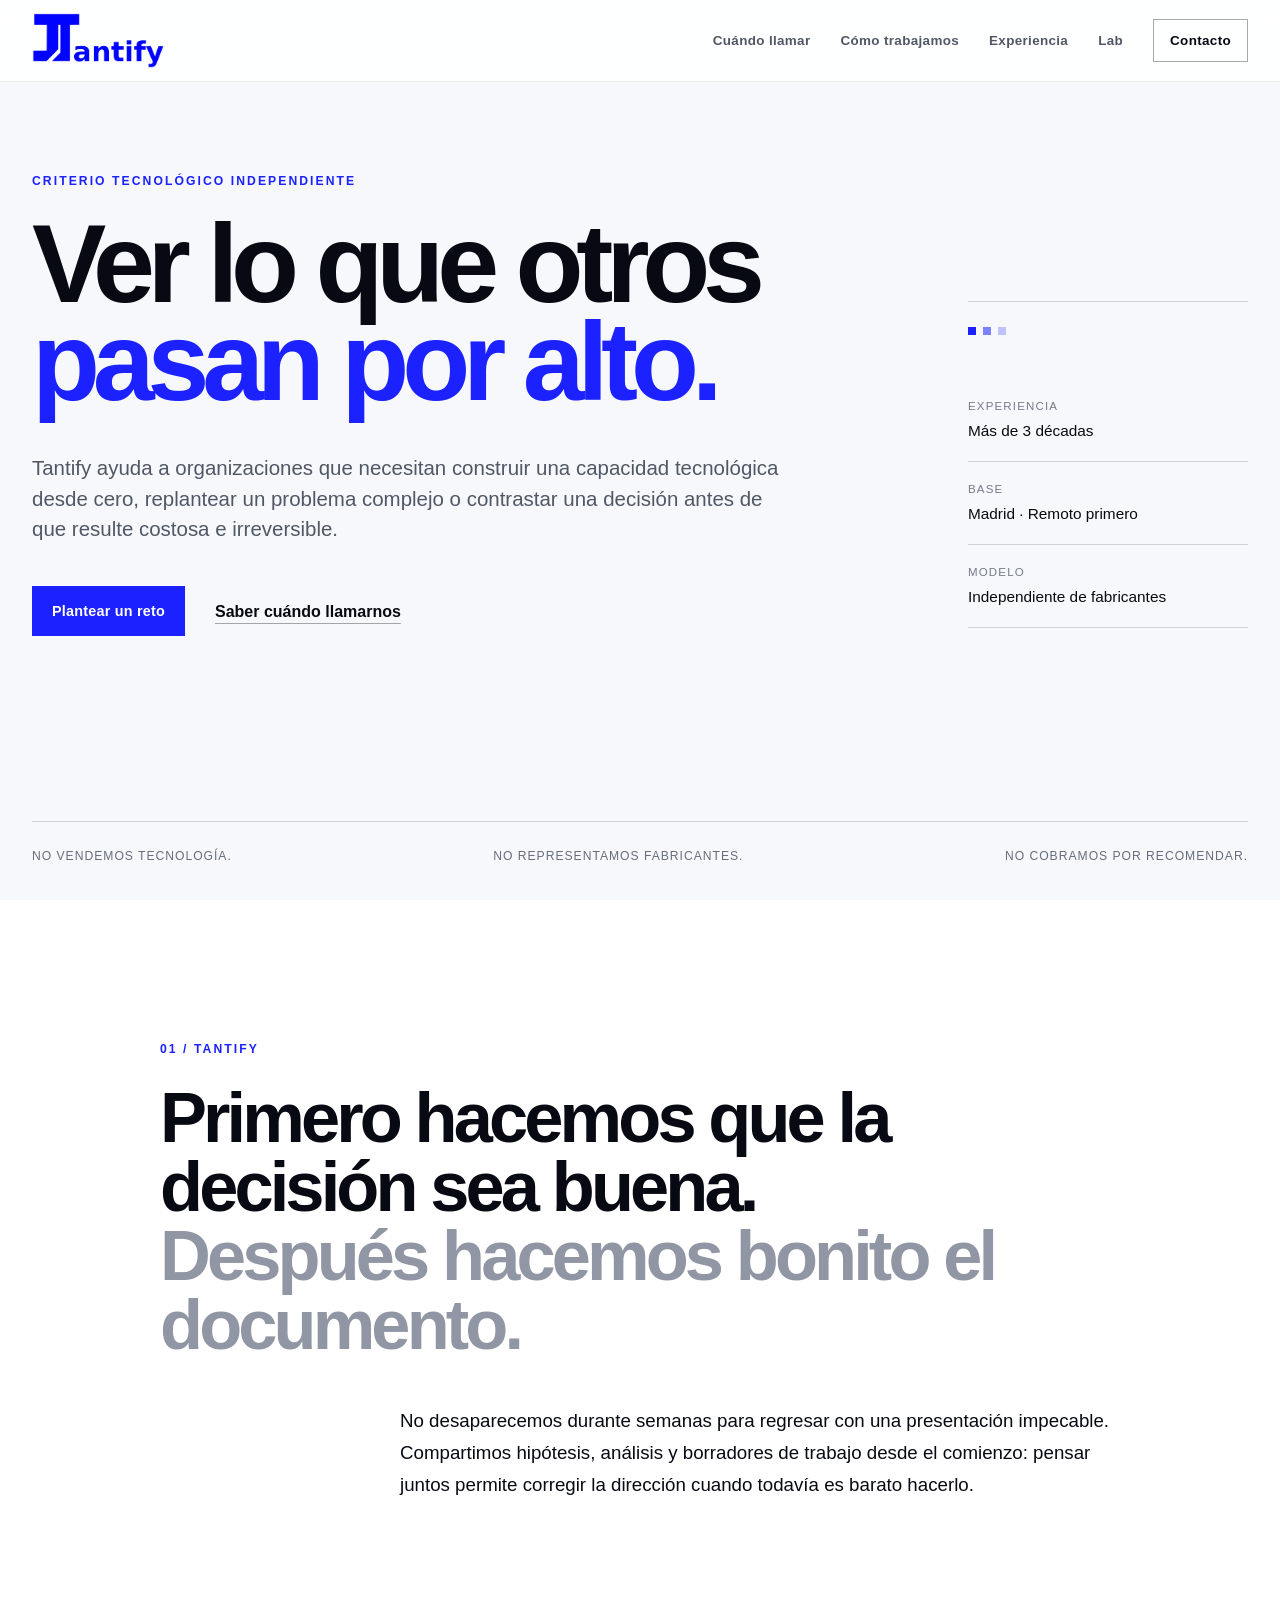
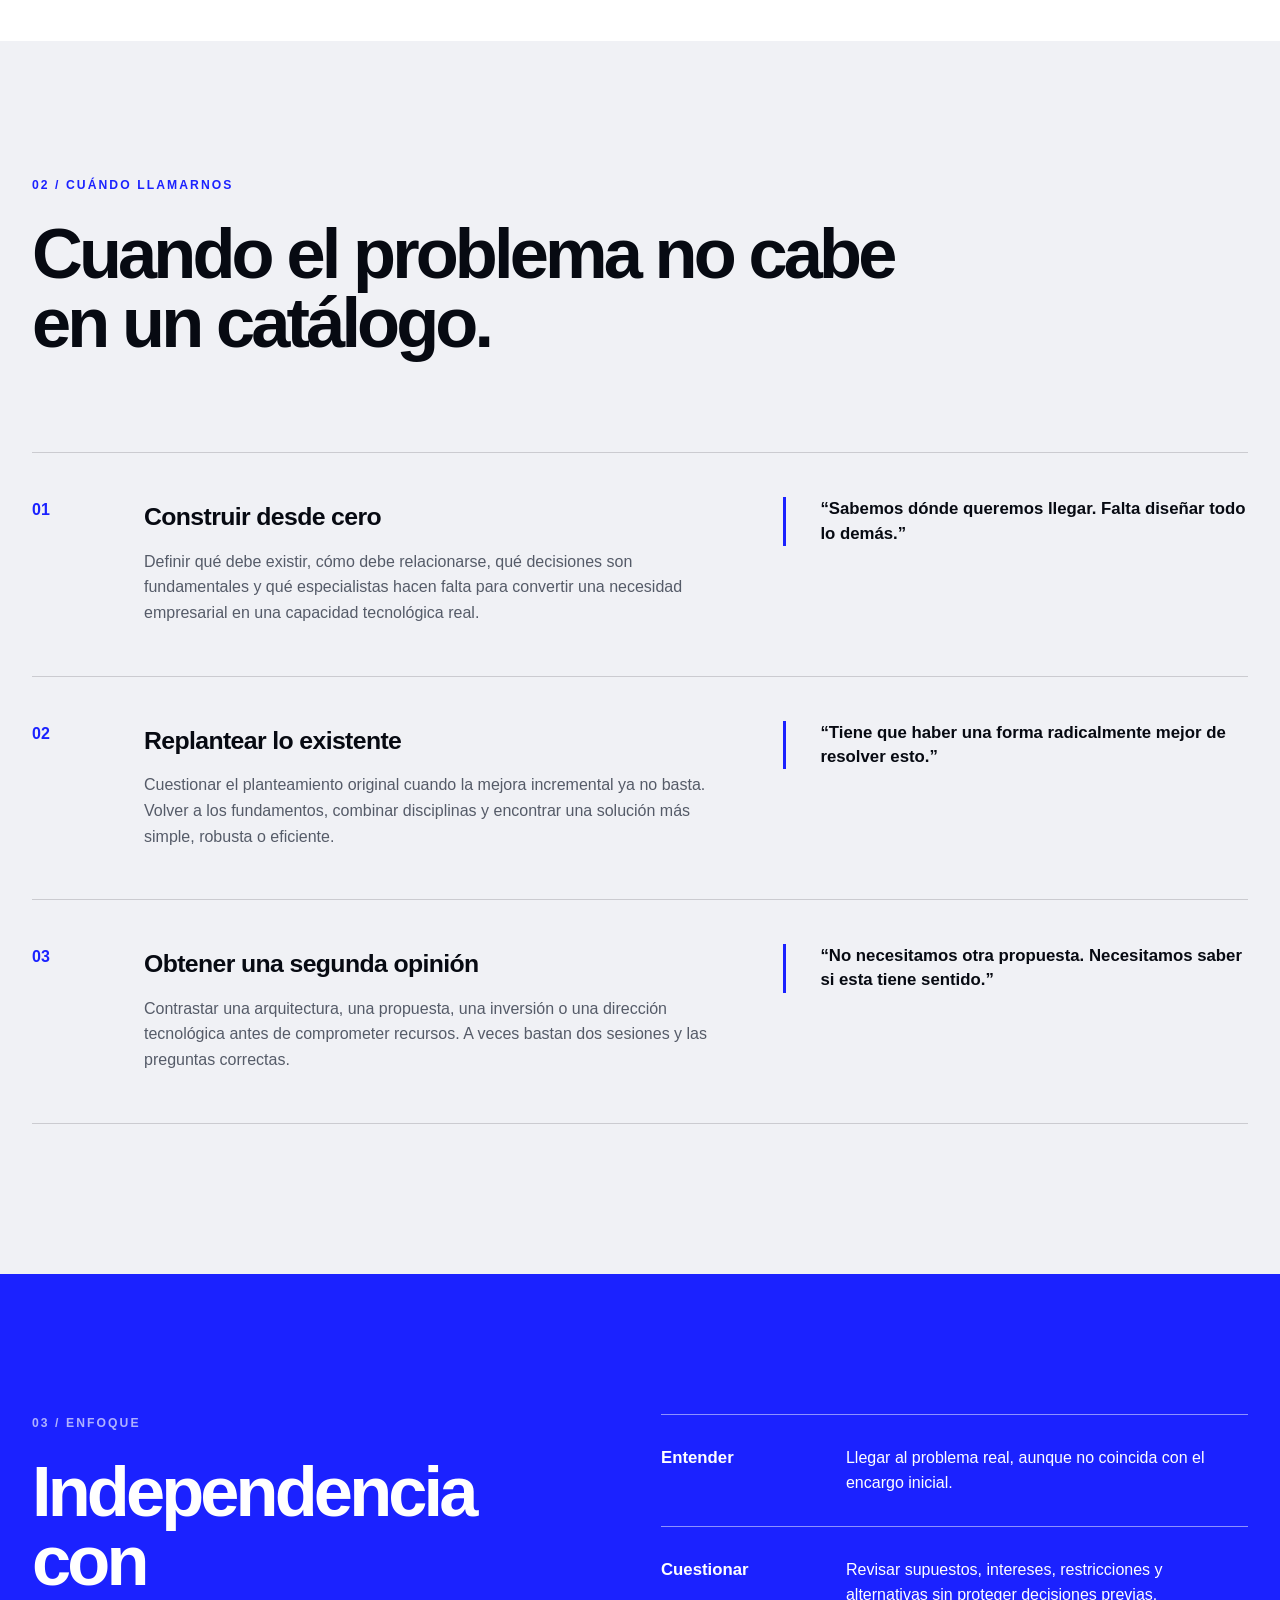
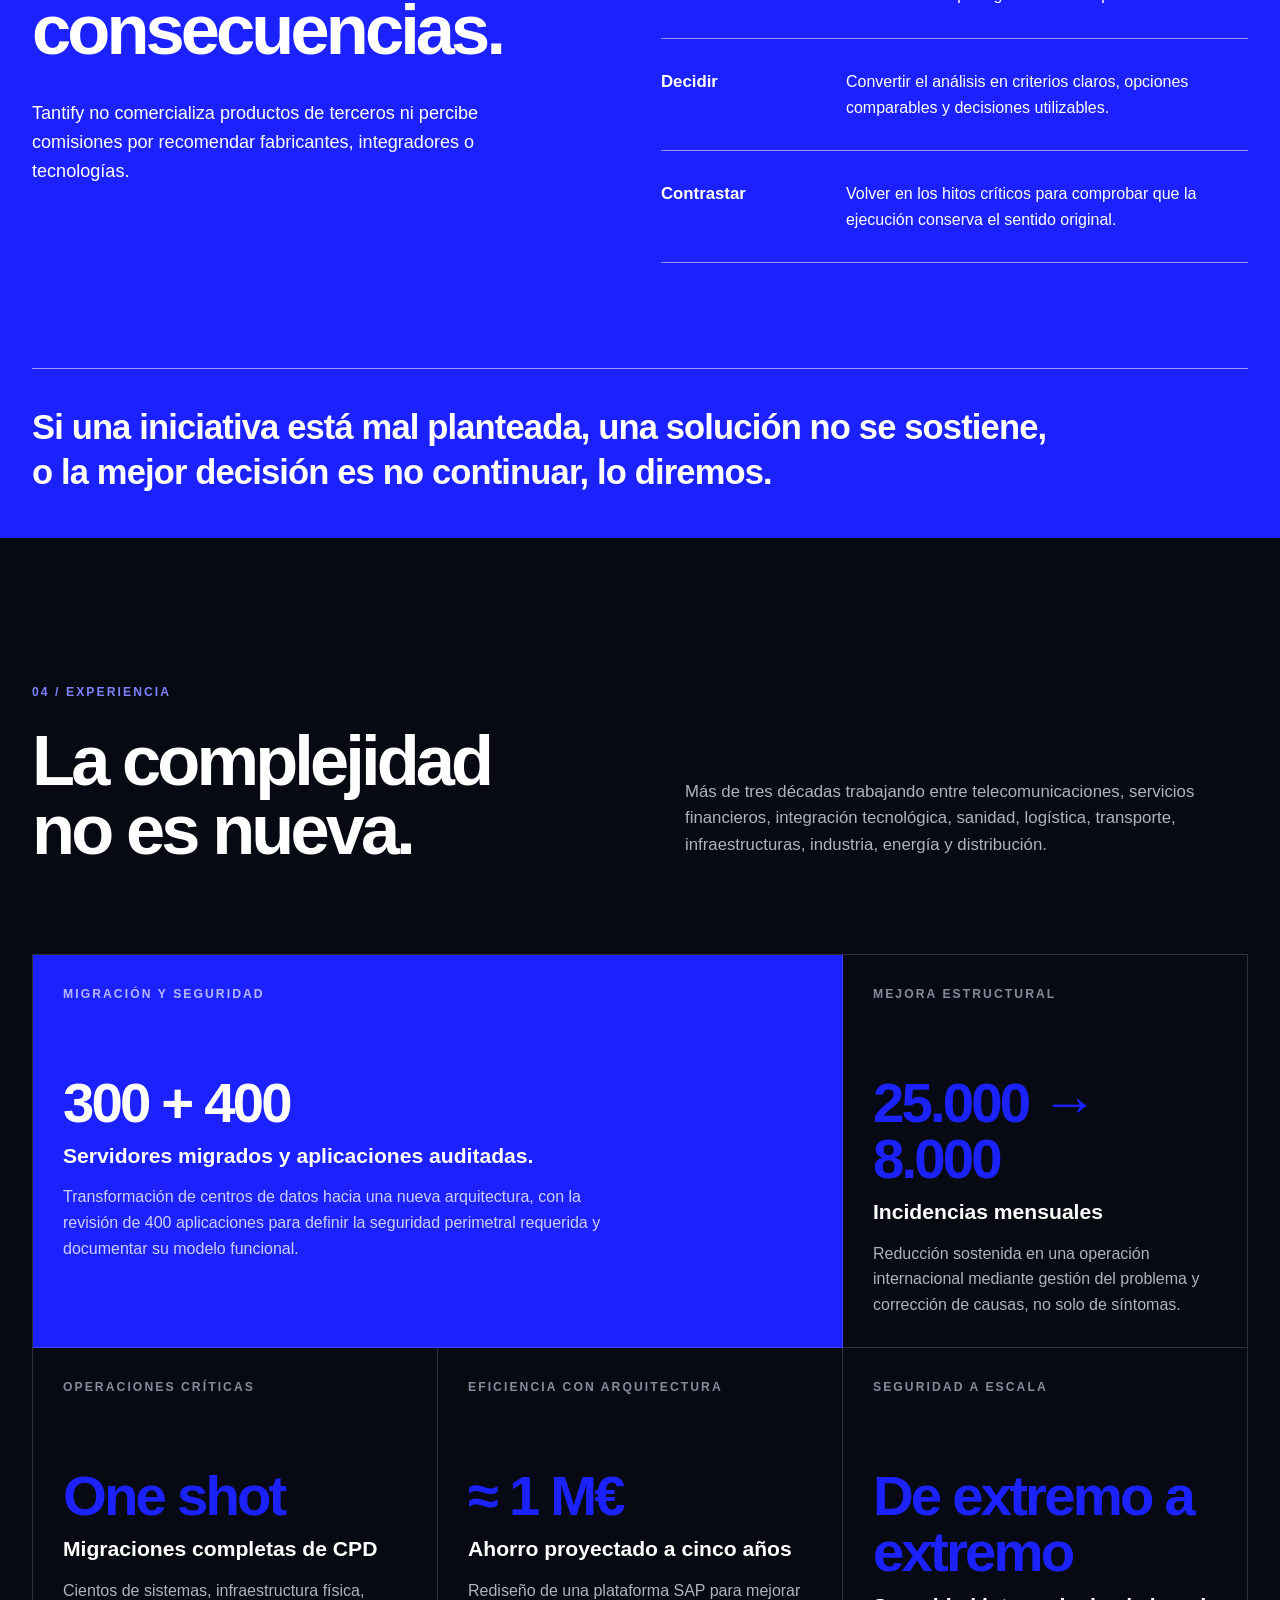
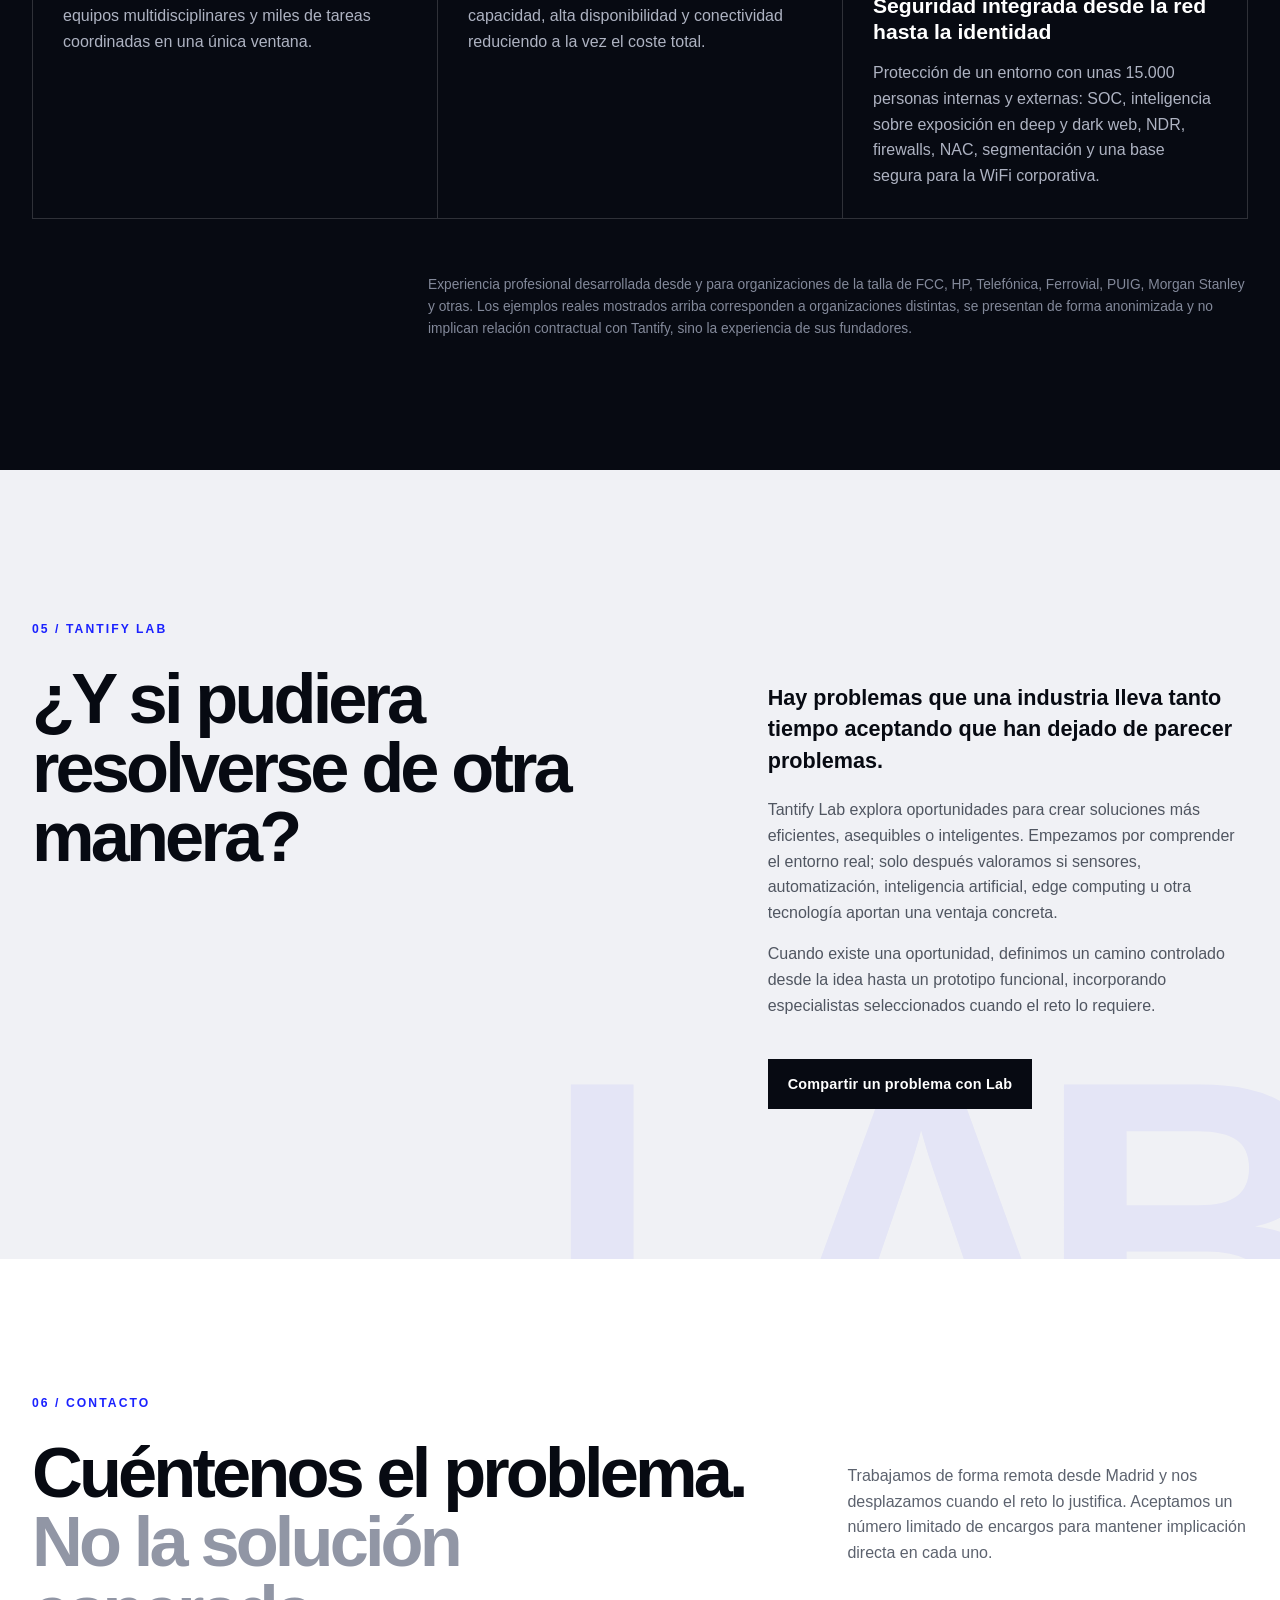
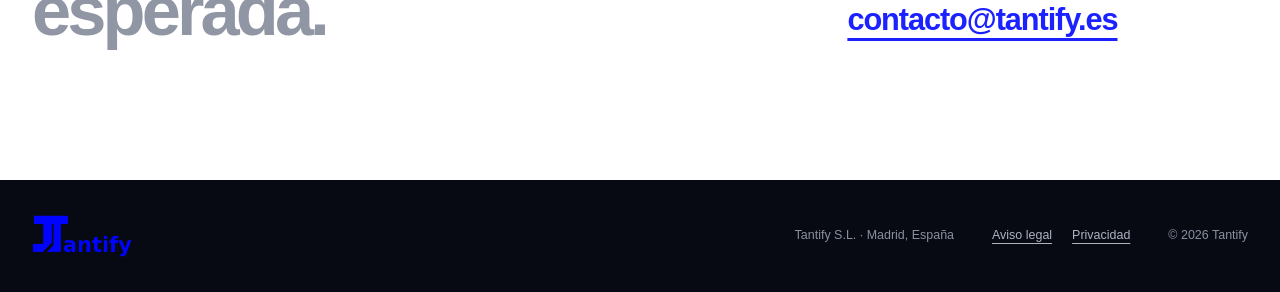
<file: index.html>
<!DOCTYPE html>
<html lang="es">
<head>
  <meta charset="UTF-8">
  <meta name="viewport" content="width=device-width, initial-scale=1.0">
  <meta name="description" content="Tantify aporta criterio y arquitectura tecnológica independiente para construir capacidades desde cero, replantear problemas complejos y contrastar decisiones críticas.">
  <meta name="theme-color" content="#ffffff">
  <title>Tantify — Criterio tecnológico independiente</title>
  <link rel="icon" type="image/svg+xml" href="data:image/svg+xml,%3Csvg xmlns='http://www.w3.org/2000/svg' viewBox='0 0 64 64'%3E%3Crect width='64' height='64' rx='12' fill='%23070a12'/%3E%3Cpath fill='%231b22ff' d='M10 11h44v14H40v28H24V25H10z'/%3E%3C/svg%3E">
  <link rel="stylesheet" href="styles.css">
</head>
<body>
  <a class="skip-link" href="#contenido">Ir al contenido</a>

  <header class="site-header" data-header>
    <a class="brand" href="#inicio" aria-label="Tantify, inicio">
      <img src="assets/TantifyLogo4.png" alt="Tantify">
    </a>
    <button class="menu-toggle" type="button" aria-expanded="false" aria-controls="site-nav" data-menu-toggle>
      <span></span><span></span>
      <span class="sr-only">Abrir navegación</span>
    </button>
    <nav id="site-nav" class="site-nav" aria-label="Navegación principal" data-nav>
      <a href="#cuando">Cuándo llamar</a>
      <a href="#enfoque">Cómo trabajamos</a>
      <a href="#experiencia">Experiencia</a>
      <a href="#lab">Lab</a>
      <a class="nav-contact" href="#contacto">Contacto</a>
    </nav>
  </header>

  <main id="contenido">
    <section id="inicio" class="hero section-light">
      <div class="hero-grid page-shell">
        <div class="hero-copy reveal">
          <p class="eyebrow">Criterio tecnológico independiente</p>
          <h1>Ver lo que otros<br><em>pasan por alto.</em></h1>
          <p class="hero-intro">Tantify ayuda a organizaciones que necesitan construir una capacidad tecnológica desde cero, replantear un problema complejo o contrastar una decisión antes de que resulte costosa e irreversible.</p>
          <div class="hero-actions">
            <a class="button button-primary" href="mailto:contacto@tantify.es?subject=Quiero%20plantear%20un%20reto%20tecnol%C3%B3gico">Plantear un reto</a>
            <a class="text-link" href="#cuando">Saber cuándo llamarnos</a>
          </div>
        </div>

        <aside class="hero-aside reveal" aria-label="Datos clave">
          <div class="signal" aria-hidden="true"><span></span><span></span><span></span></div>
          <dl>
            <div><dt>Experiencia</dt><dd>Más de 3 décadas</dd></div>
            <div><dt>Base</dt><dd>Madrid · Remoto primero</dd></div>
            <div><dt>Modelo</dt><dd>Independiente de fabricantes</dd></div>
          </dl>
        </aside>
      </div>
      <div class="hero-foot page-shell" aria-label="Principios">
        <span>No vendemos tecnología.</span>
        <span>No representamos fabricantes.</span>
        <span>No cobramos por recomendar.</span>
      </div>
    </section>

    <section class="statement section-light">
      <div class="page-shell narrow reveal">
        <p class="section-index">01 / TANTIFY</p>
        <h2>Primero hacemos que la decisión sea buena.<br><span>Después hacemos bonito el documento.</span></h2>
        <p>No desaparecemos durante semanas para regresar con una presentación impecable. Compartimos hipótesis, análisis y borradores de trabajo desde el comienzo: pensar juntos permite corregir la dirección cuando todavía es barato hacerlo.</p>
      </div>
    </section>

    <section id="cuando" class="when section-paper">
      <div class="page-shell">
        <div class="section-heading reveal">
          <p class="section-index">02 / CUÁNDO LLAMARNOS</p>
          <h2>Cuando el problema no cabe<br>en un catálogo.</h2>
        </div>

        <div class="scenario-list">
          <article class="scenario reveal">
            <span class="scenario-number">01</span>
            <div>
              <h3>Construir desde cero</h3>
              <p>Definir qué debe existir, cómo debe relacionarse, qué decisiones son fundamentales y qué especialistas hacen falta para convertir una necesidad empresarial en una capacidad tecnológica real.</p>
            </div>
            <p class="scenario-prompt">“Sabemos dónde queremos llegar. Falta diseñar todo lo demás.”</p>
          </article>

          <article class="scenario reveal">
            <span class="scenario-number">02</span>
            <div>
              <h3>Replantear lo existente</h3>
              <p>Cuestionar el planteamiento original cuando la mejora incremental ya no basta. Volver a los fundamentos, combinar disciplinas y encontrar una solución más simple, robusta o eficiente.</p>
            </div>
            <p class="scenario-prompt">“Tiene que haber una forma radicalmente mejor de resolver esto.”</p>
          </article>

          <article class="scenario reveal">
            <span class="scenario-number">03</span>
            <div>
              <h3>Obtener una segunda opinión</h3>
              <p>Contrastar una arquitectura, una propuesta, una inversión o una dirección tecnológica antes de comprometer recursos. A veces bastan dos sesiones y las preguntas correctas.</p>
            </div>
            <p class="scenario-prompt">“No necesitamos otra propuesta. Necesitamos saber si esta tiene sentido.”</p>
          </article>
        </div>
      </div>
    </section>

    <section id="enfoque" class="approach section-blue">
      <div class="page-shell approach-grid">
        <div class="section-heading reveal">
          <p class="section-index">03 / ENFOQUE</p>
          <h2>Independencia<br>con consecuencias.</h2>
          <p>Tantify no comercializa productos de terceros ni percibe comisiones por recomendar fabricantes, integradores o tecnologías.</p>
        </div>

        <div class="principles">
          <article class="principle reveal">
            <h3>Entender</h3>
            <p>Llegar al problema real, aunque no coincida con el encargo inicial.</p>
          </article>
          <article class="principle reveal">
            <h3>Cuestionar</h3>
            <p>Revisar supuestos, intereses, restricciones y alternativas sin proteger decisiones previas.</p>
          </article>
          <article class="principle reveal">
            <h3>Decidir</h3>
            <p>Convertir el análisis en criterios claros, opciones comparables y decisiones utilizables.</p>
          </article>
          <article class="principle reveal">
            <h3>Contrastar</h3>
            <p>Volver en los hitos críticos para comprobar que la ejecución conserva el sentido original.</p>
          </article>
        </div>
      </div>
      <div class="truth-strip page-shell reveal">
        <p>Si una iniciativa está mal planteada, una solución no se sostiene, o la mejor decisión es no continuar, lo diremos.</p>
      </div>
    </section>

    <section id="experiencia" class="experience section-dark">
      <div class="page-shell">
        <div class="section-heading experience-heading reveal">
          <p class="section-index">04 / EXPERIENCIA</p>
          <h2>La complejidad<br>no es nueva.</h2>
          <p>Más de tres décadas trabajando entre telecomunicaciones, servicios financieros, integración tecnológica, sanidad, logística, transporte, infraestructuras, industria, energía y distribución.</p>
        </div>

        <div class="evidence-grid">
          <article class="evidence-card evidence-featured reveal">
            <p class="evidence-tag">Migración y seguridad</p>
            <strong>300 + 400</strong>
            <h3>Servidores migrados y aplicaciones auditadas.</h3>
            <p>Transformación de centros de datos hacia una nueva arquitectura, con la revisión de 400 aplicaciones para definir la seguridad perimetral requerida y documentar su modelo funcional.</p>
          </article>

          <article class="evidence-card reveal">
            <p class="evidence-tag">Mejora estructural</p>
            <strong>25.000 → 8.000</strong>
            <h3>Incidencias mensuales</h3>
            <p>Reducción sostenida en una operación internacional mediante gestión del problema y corrección de causas, no solo de síntomas.</p>
          </article>

          <article class="evidence-card reveal">
            <p class="evidence-tag">Operaciones críticas</p>
            <strong>One shot</strong>
            <h3>Migraciones completas de CPD</h3>
            <p>Cientos de sistemas, infraestructura física, equipos multidisciplinares y miles de tareas coordinadas en una única ventana.</p>
          </article>

          <article class="evidence-card reveal">
            <p class="evidence-tag">Eficiencia con arquitectura</p>
            <strong>≈ 1 M€</strong>
            <h3>Ahorro proyectado a cinco años</h3>
            <p>Rediseño de una plataforma SAP para mejorar capacidad, alta disponibilidad y conectividad reduciendo a la vez el coste total.</p>
          </article>

          <article class="evidence-card reveal">
            <p class="evidence-tag">Seguridad a escala</p>
            <strong>De extremo a extremo</strong>
            <h3>Seguridad integrada desde la red hasta la identidad</h3>
            <p>Protección de un entorno con unas 15.000 personas internas y externas: SOC, inteligencia sobre exposición en deep y dark web, NDR, firewalls, NAC, segmentación y una base segura para la WiFi corporativa.</p>
          </article>
        </div>

        <p class="experience-note reveal">Experiencia profesional desarrollada desde y para organizaciones de la talla de FCC, HP, Telefónica, Ferrovial, PUIG, Morgan Stanley y otras. Los ejemplos reales mostrados arriba corresponden a organizaciones distintas, se presentan de forma anonimizada y no implican relación contractual con Tantify, sino la experiencia de sus fundadores.</p>
      </div>
    </section>

    <section id="lab" class="lab section-paper">
      <div class="lab-mark" aria-hidden="true">LAB</div>
      <div class="page-shell lab-grid">
        <div class="section-heading reveal">
          <p class="section-index">05 / TANTIFY LAB</p>
          <h2>¿Y si pudiera<br>resolverse de otra manera?</h2>
        </div>
        <div class="lab-copy reveal">
          <p class="lab-lead">Hay problemas que una industria lleva tanto tiempo aceptando que han dejado de parecer problemas.</p>
          <p>Tantify Lab explora oportunidades para crear soluciones más eficientes, asequibles o inteligentes. Empezamos por comprender el entorno real; solo después valoramos si sensores, automatización, inteligencia artificial, edge computing u otra tecnología aportan una ventaja concreta.</p>
          <p>Cuando existe una oportunidad, definimos un camino controlado desde la idea hasta un prototipo funcional, incorporando especialistas seleccionados cuando el reto lo requiere.</p>
          <a class="button button-dark" href="mailto:contacto@tantify.es?subject=Idea%20para%20Tantify%20Lab">Compartir un problema con Lab</a>
        </div>
      </div>
    </section>

    <section id="contacto" class="contact section-light">
      <div class="page-shell contact-grid">
        <div class="reveal">
          <p class="section-index">06 / CONTACTO</p>
          <h2>Cuéntenos el problema.<br><span>No la solución esperada.</span></h2>
        </div>
        <div class="contact-action reveal">
          <p>Trabajamos de forma remota desde Madrid y nos desplazamos cuando el reto lo justifica. Aceptamos un número limitado de encargos para mantener implicación directa en cada uno.</p>
          <a href="mailto:contacto@tantify.es">contacto@tantify.es</a>
        </div>
      </div>
    </section>
  </main>

  <footer class="site-footer">
    <div class="page-shell">
      <img src="assets/TantifyLogo4.png" alt="Tantify">
      <p>Tantify S.L. · Madrid, España</p>
      <nav class="footer-links" aria-label="Información legal">
        <a href="legal.html">Aviso legal</a>
        <a href="privacidad.html">Privacidad</a>
      </nav>
      <p>© <span data-year></span> Tantify</p>
    </div>
  </footer>

  <script src="script.js"></script>
</body>
</html>
</file>
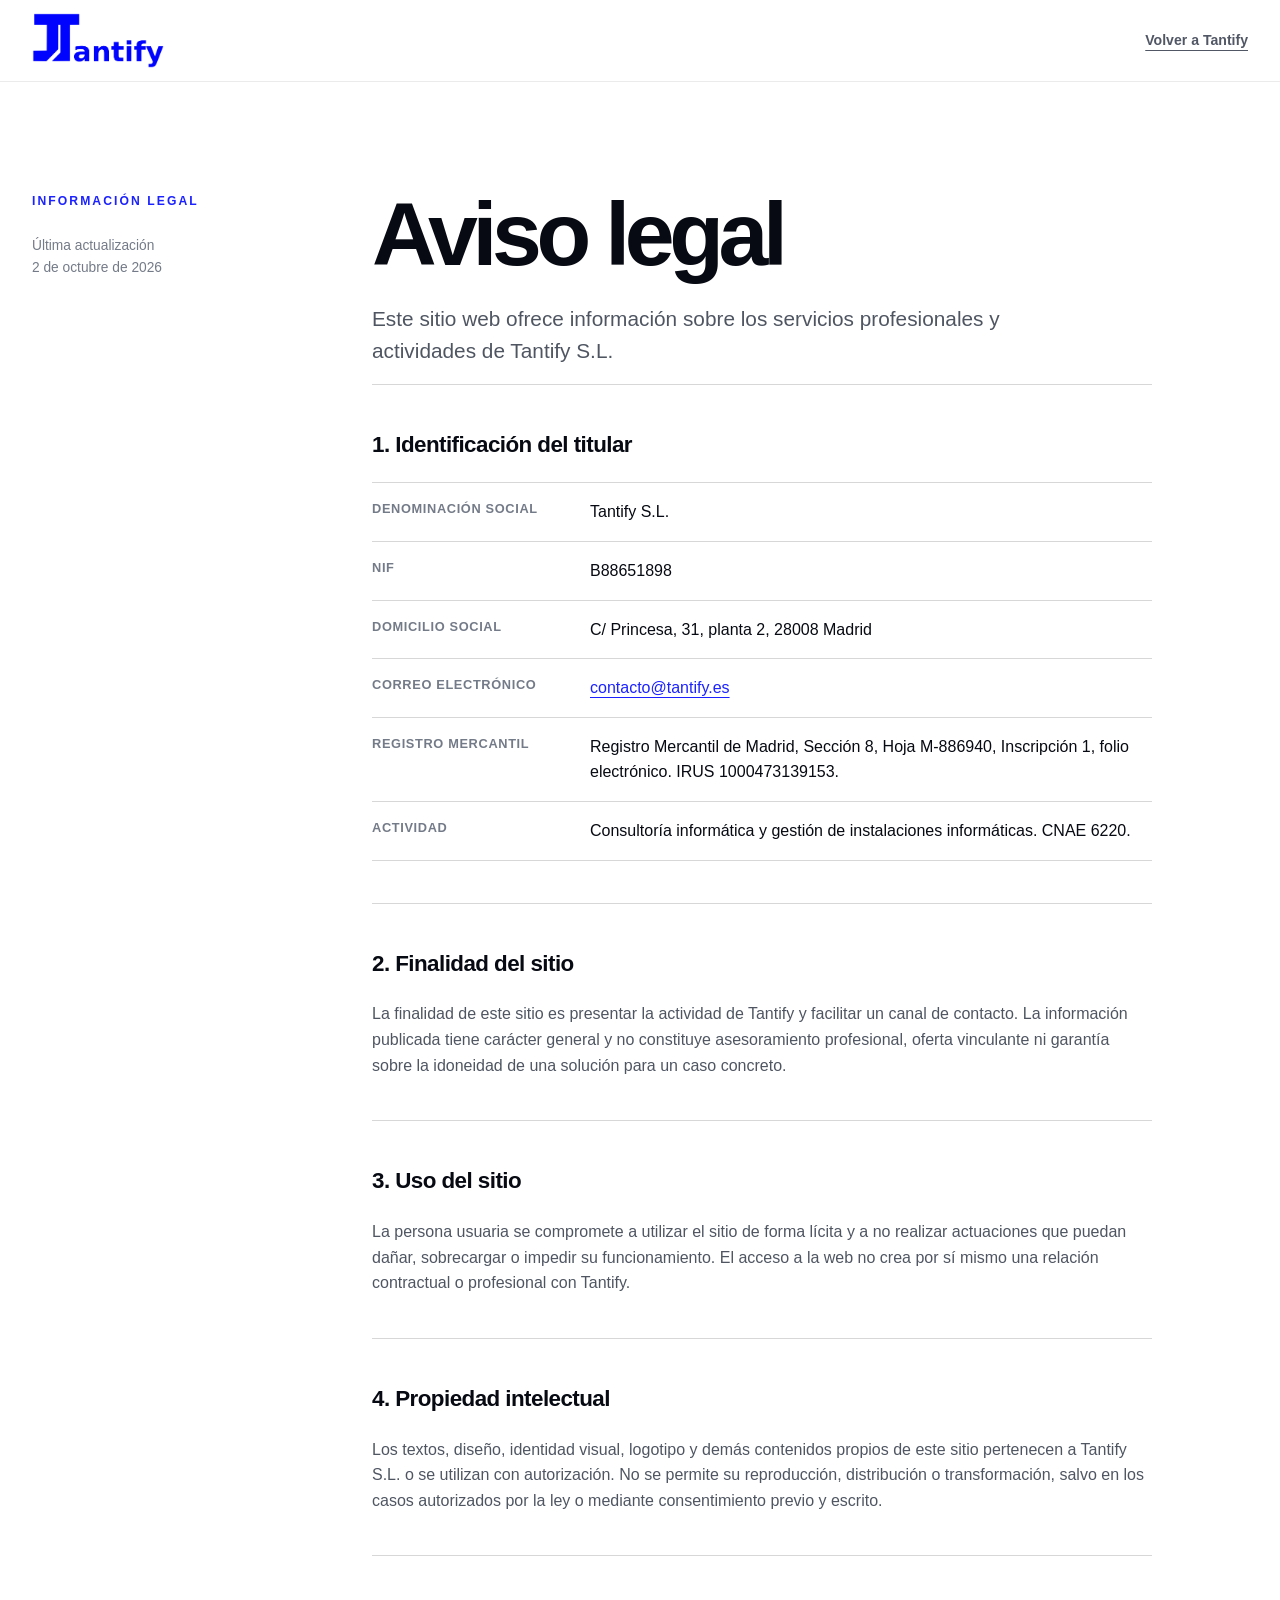
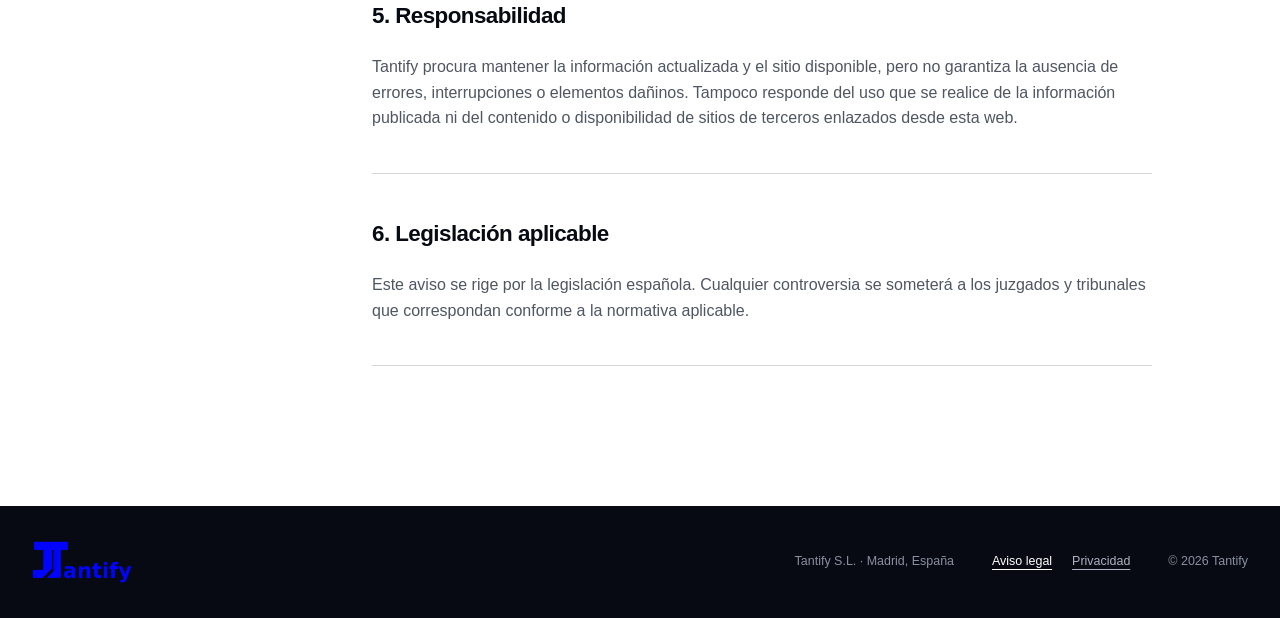
<file: legal.html>
<!DOCTYPE html>
<html lang="es">
<head>
  <meta charset="UTF-8">
  <meta name="viewport" content="width=device-width, initial-scale=1.0">
  <meta name="description" content="Aviso legal de Tantify S.L.">
  <meta name="theme-color" content="#ffffff">
  <title>Aviso legal — Tantify</title>
  <link rel="icon" type="image/svg+xml" href="data:image/svg+xml,%3Csvg xmlns='http://www.w3.org/2000/svg' viewBox='0 0 64 64'%3E%3Crect width='64' height='64' rx='12' fill='%23070a12'/%3E%3Cpath fill='%231b22ff' d='M10 11h44v14H40v28H24V25H10z'/%3E%3C/svg%3E">
  <link rel="stylesheet" href="styles.css">
</head>
<body class="legal-page">
  <a class="skip-link" href="#contenido">Ir al contenido</a>
  <header class="site-header legal-header">
    <a class="brand" href="index.html" aria-label="Tantify, inicio">
      <img src="assets/TantifyLogo4.png" alt="Tantify">
    </a>
    <a class="legal-back" href="index.html">Volver a Tantify</a>
  </header>

  <main id="contenido" class="legal-main">
    <div class="page-shell legal-grid">
      <aside class="legal-aside">
        <p class="section-index">Información legal</p>
        <p>Última actualización<br>2 de octubre de 2026</p>
      </aside>

      <article class="legal-content">
        <h1>Aviso legal</h1>
        <p class="legal-intro">Este sitio web ofrece información sobre los servicios profesionales y actividades de Tantify S.L.</p>

        <section>
          <h2>1. Identificación del titular</h2>
          <dl class="legal-data">
            <div><dt>Denominación social</dt><dd>Tantify S.L.</dd></div>
            <div><dt>NIF</dt><dd>B88651898</dd></div>
            <div><dt>Domicilio social</dt><dd>C/ Princesa, 31, planta 2, 28008 Madrid</dd></div>
            <div><dt>Correo electrónico</dt><dd><a href="mailto:contacto@tantify.es">contacto@tantify.es</a></dd></div>
            <div><dt>Registro Mercantil</dt><dd>Registro Mercantil de Madrid, Sección 8, Hoja M-886940, Inscripción 1, folio electrónico. IRUS 1000473139153.</dd></div>
            <div><dt>Actividad</dt><dd>Consultoría informática y gestión de instalaciones informáticas. CNAE 6220.</dd></div>
          </dl>
        </section>

        <section>
          <h2>2. Finalidad del sitio</h2>
          <p>La finalidad de este sitio es presentar la actividad de Tantify y facilitar un canal de contacto. La información publicada tiene carácter general y no constituye asesoramiento profesional, oferta vinculante ni garantía sobre la idoneidad de una solución para un caso concreto.</p>
        </section>

        <section>
          <h2>3. Uso del sitio</h2>
          <p>La persona usuaria se compromete a utilizar el sitio de forma lícita y a no realizar actuaciones que puedan dañar, sobrecargar o impedir su funcionamiento. El acceso a la web no crea por sí mismo una relación contractual o profesional con Tantify.</p>
        </section>

        <section>
          <h2>4. Propiedad intelectual</h2>
          <p>Los textos, diseño, identidad visual, logotipo y demás contenidos propios de este sitio pertenecen a Tantify S.L. o se utilizan con autorización. No se permite su reproducción, distribución o transformación, salvo en los casos autorizados por la ley o mediante consentimiento previo y escrito.</p>
        </section>

        <section>
          <h2>5. Responsabilidad</h2>
          <p>Tantify procura mantener la información actualizada y el sitio disponible, pero no garantiza la ausencia de errores, interrupciones o elementos dañinos. Tampoco responde del uso que se realice de la información publicada ni del contenido o disponibilidad de sitios de terceros enlazados desde esta web.</p>
        </section>

        <section>
          <h2>6. Legislación aplicable</h2>
          <p>Este aviso se rige por la legislación española. Cualquier controversia se someterá a los juzgados y tribunales que correspondan conforme a la normativa aplicable.</p>
        </section>
      </article>
    </div>
  </main>

  <footer class="site-footer legal-footer">
    <div class="page-shell">
      <img src="assets/TantifyLogo4.png" alt="Tantify">
      <p>Tantify S.L. · Madrid, España</p>
      <nav class="footer-links" aria-label="Información legal">
        <a aria-current="page" href="legal.html">Aviso legal</a>
        <a href="privacidad.html">Privacidad</a>
      </nav>
      <p>© <span data-year></span> Tantify</p>
    </div>
  </footer>
  <script src="script.js"></script>
</body>
</html>
</file>
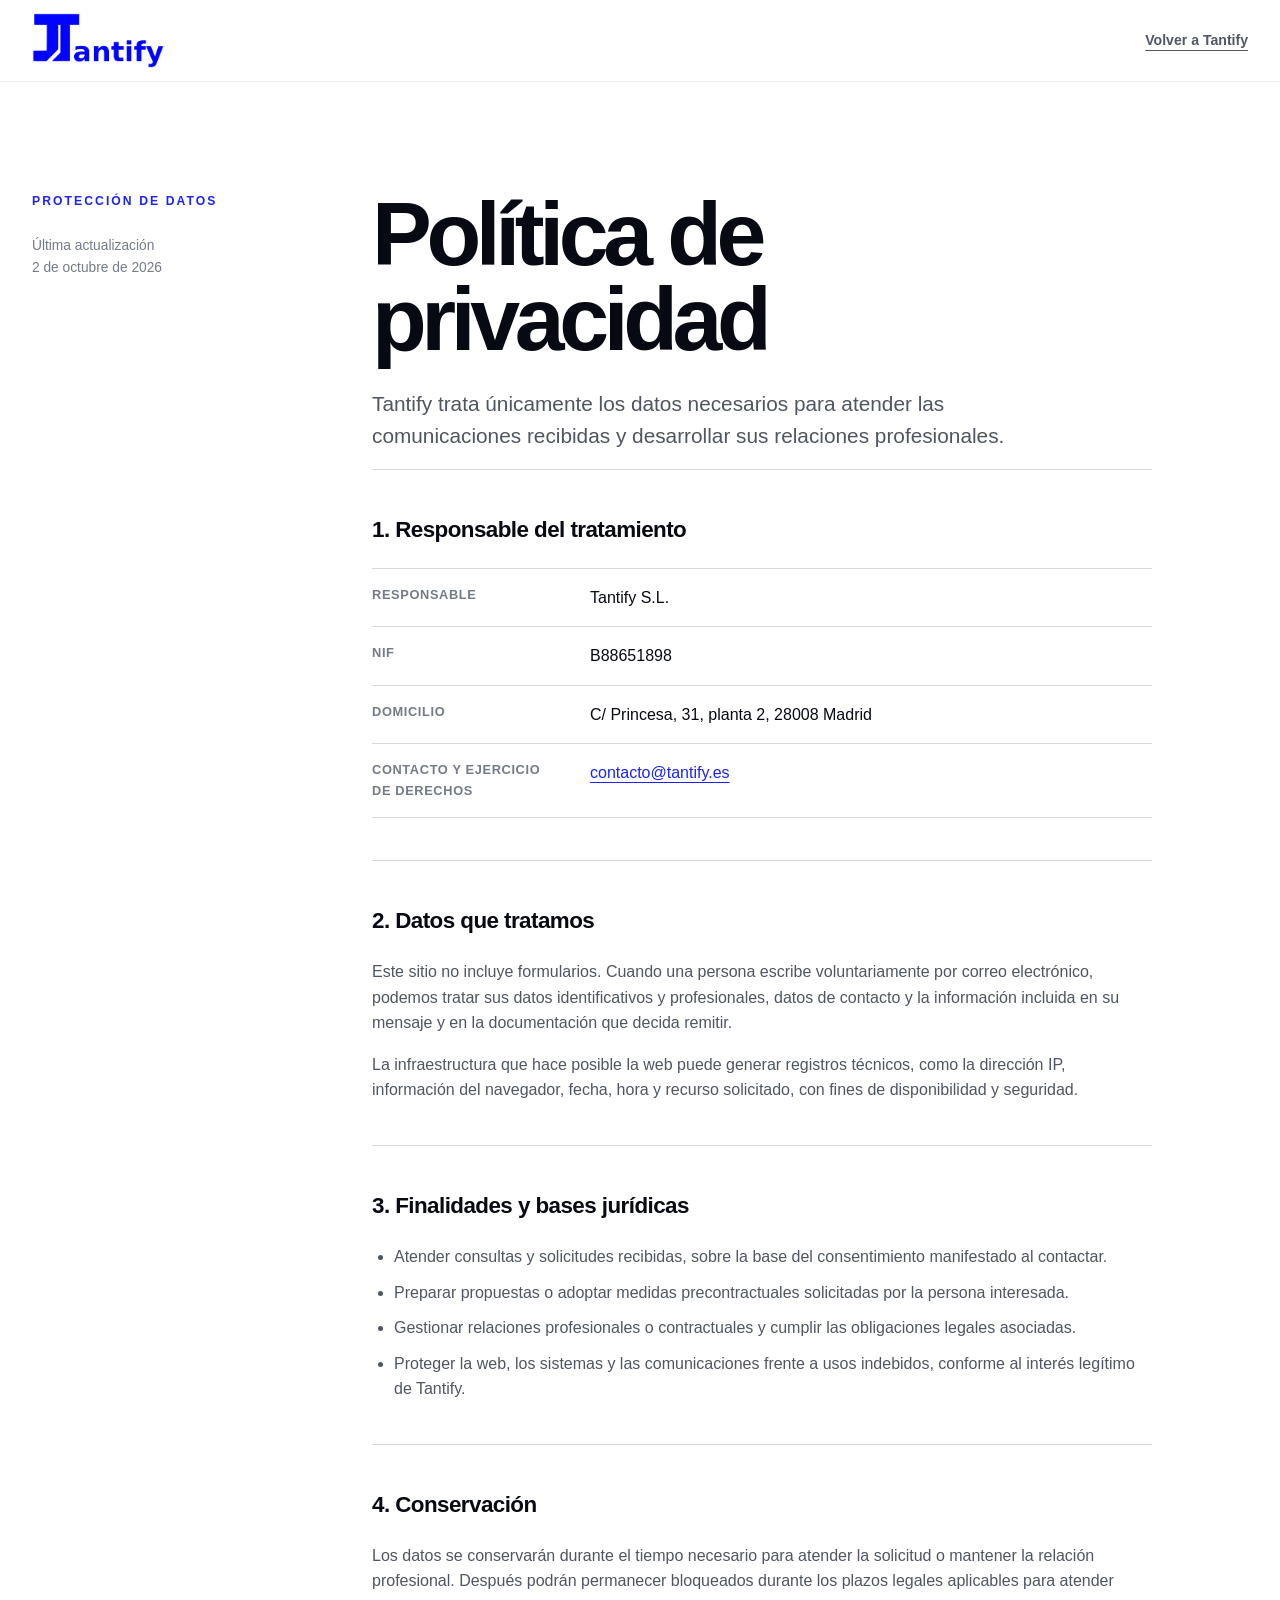
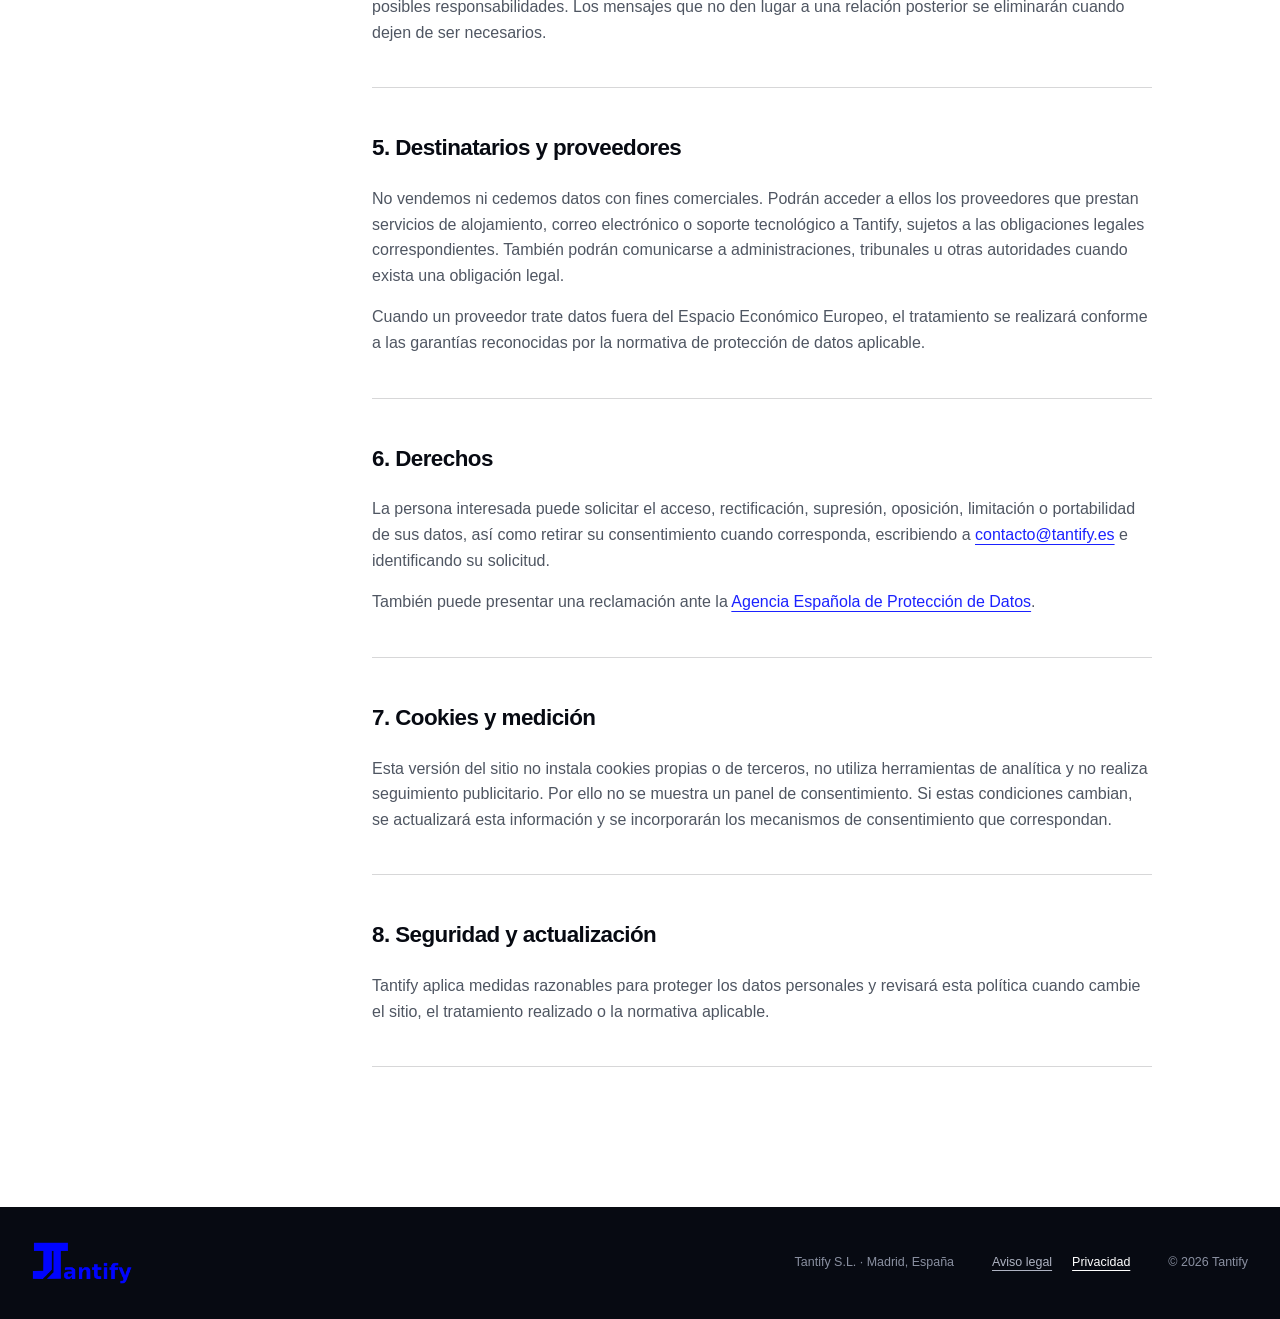
<file: privacidad.html>
<!DOCTYPE html>
<html lang="es">
<head>
  <meta charset="UTF-8">
  <meta name="viewport" content="width=device-width, initial-scale=1.0">
  <meta name="description" content="Política de privacidad de Tantify S.L.">
  <meta name="theme-color" content="#ffffff">
  <title>Privacidad — Tantify</title>
  <link rel="icon" type="image/svg+xml" href="data:image/svg+xml,%3Csvg xmlns='http://www.w3.org/2000/svg' viewBox='0 0 64 64'%3E%3Crect width='64' height='64' rx='12' fill='%23070a12'/%3E%3Cpath fill='%231b22ff' d='M10 11h44v14H40v28H24V25H10z'/%3E%3C/svg%3E">
  <link rel="stylesheet" href="styles.css">
</head>
<body class="legal-page">
  <a class="skip-link" href="#contenido">Ir al contenido</a>
  <header class="site-header legal-header">
    <a class="brand" href="index.html" aria-label="Tantify, inicio">
      <img src="assets/TantifyLogo4.png" alt="Tantify">
    </a>
    <a class="legal-back" href="index.html">Volver a Tantify</a>
  </header>

  <main id="contenido" class="legal-main">
    <div class="page-shell legal-grid">
      <aside class="legal-aside">
        <p class="section-index">Protección de datos</p>
        <p>Última actualización<br>2 de octubre de 2026</p>
      </aside>

      <article class="legal-content">
        <h1>Política de privacidad</h1>
        <p class="legal-intro">Tantify trata únicamente los datos necesarios para atender las comunicaciones recibidas y desarrollar sus relaciones profesionales.</p>

        <section>
          <h2>1. Responsable del tratamiento</h2>
          <dl class="legal-data">
            <div><dt>Responsable</dt><dd>Tantify S.L.</dd></div>
            <div><dt>NIF</dt><dd>B88651898</dd></div>
            <div><dt>Domicilio</dt><dd>C/ Princesa, 31, planta 2, 28008 Madrid</dd></div>
            <div><dt>Contacto y ejercicio de derechos</dt><dd><a href="mailto:contacto@tantify.es?subject=Protecci%C3%B3n%20de%20datos">contacto@tantify.es</a></dd></div>
          </dl>
        </section>

        <section>
          <h2>2. Datos que tratamos</h2>
          <p>Este sitio no incluye formularios. Cuando una persona escribe voluntariamente por correo electrónico, podemos tratar sus datos identificativos y profesionales, datos de contacto y la información incluida en su mensaje y en la documentación que decida remitir.</p>
          <p>La infraestructura que hace posible la web puede generar registros técnicos, como la dirección IP, información del navegador, fecha, hora y recurso solicitado, con fines de disponibilidad y seguridad.</p>
        </section>

        <section>
          <h2>3. Finalidades y bases jurídicas</h2>
          <ul>
            <li>Atender consultas y solicitudes recibidas, sobre la base del consentimiento manifestado al contactar.</li>
            <li>Preparar propuestas o adoptar medidas precontractuales solicitadas por la persona interesada.</li>
            <li>Gestionar relaciones profesionales o contractuales y cumplir las obligaciones legales asociadas.</li>
            <li>Proteger la web, los sistemas y las comunicaciones frente a usos indebidos, conforme al interés legítimo de Tantify.</li>
          </ul>
        </section>

        <section>
          <h2>4. Conservación</h2>
          <p>Los datos se conservarán durante el tiempo necesario para atender la solicitud o mantener la relación profesional. Después podrán permanecer bloqueados durante los plazos legales aplicables para atender posibles responsabilidades. Los mensajes que no den lugar a una relación posterior se eliminarán cuando dejen de ser necesarios.</p>
        </section>

        <section>
          <h2>5. Destinatarios y proveedores</h2>
          <p>No vendemos ni cedemos datos con fines comerciales. Podrán acceder a ellos los proveedores que prestan servicios de alojamiento, correo electrónico o soporte tecnológico a Tantify, sujetos a las obligaciones legales correspondientes. También podrán comunicarse a administraciones, tribunales u otras autoridades cuando exista una obligación legal.</p>
          <p>Cuando un proveedor trate datos fuera del Espacio Económico Europeo, el tratamiento se realizará conforme a las garantías reconocidas por la normativa de protección de datos aplicable.</p>
        </section>

        <section>
          <h2>6. Derechos</h2>
          <p>La persona interesada puede solicitar el acceso, rectificación, supresión, oposición, limitación o portabilidad de sus datos, así como retirar su consentimiento cuando corresponda, escribiendo a <a href="mailto:contacto@tantify.es?subject=Protecci%C3%B3n%20de%20datos">contacto@tantify.es</a> e identificando su solicitud.</p>
          <p>También puede presentar una reclamación ante la <a href="https://www.aepd.es/" target="_blank" rel="noreferrer">Agencia Española de Protección de Datos</a>.</p>
        </section>

        <section>
          <h2>7. Cookies y medición</h2>
          <p>Esta versión del sitio no instala cookies propias o de terceros, no utiliza herramientas de analítica y no realiza seguimiento publicitario. Por ello no se muestra un panel de consentimiento. Si estas condiciones cambian, se actualizará esta información y se incorporarán los mecanismos de consentimiento que correspondan.</p>
        </section>

        <section>
          <h2>8. Seguridad y actualización</h2>
          <p>Tantify aplica medidas razonables para proteger los datos personales y revisará esta política cuando cambie el sitio, el tratamiento realizado o la normativa aplicable.</p>
        </section>
      </article>
    </div>
  </main>

  <footer class="site-footer legal-footer">
    <div class="page-shell">
      <img src="assets/TantifyLogo4.png" alt="Tantify">
      <p>Tantify S.L. · Madrid, España</p>
      <nav class="footer-links" aria-label="Información legal">
        <a href="legal.html">Aviso legal</a>
        <a aria-current="page" href="privacidad.html">Privacidad</a>
      </nav>
      <p>© <span data-year></span> Tantify</p>
    </div>
  </footer>
  <script src="script.js"></script>
</body>
</html>
</file>
<file: styles.css>
:root {
  --blue: #1b22ff;
  --ink: #070a12;
  --paper: #f0f1f5;
  --white: #ffffff;
  --muted: #9ba1b2;
  --line-dark: rgba(255, 255, 255, 0.16);
  --line-light: rgba(7, 10, 18, 0.16);
  --shell: min(1240px, calc(100vw - 64px));
}

* { box-sizing: border-box; }
html { scroll-behavior: smooth; background: var(--ink); }
body { margin: 0; color: var(--ink); background: var(--paper); font-family: Inter, "Segoe UI", Helvetica, Arial, sans-serif; font-size: 16px; line-height: 1.6; text-rendering: optimizeLegibility; }
body.menu-open { overflow: hidden; }
a { color: inherit; }
img { display: block; max-width: 100%; }
.sr-only { position: absolute; width: 1px; height: 1px; padding: 0; margin: -1px; overflow: hidden; clip: rect(0, 0, 0, 0); white-space: nowrap; border: 0; }
.skip-link { position: fixed; z-index: 200; top: 12px; left: 12px; padding: 10px 14px; background: var(--white); color: var(--ink); transform: translateY(-160%); transition: transform 180ms ease; }
.skip-link:focus { transform: translateY(0); }
.page-shell { width: var(--shell); margin-inline: auto; }
.narrow { max-width: 960px; }
.section-dark { background: var(--ink); color: var(--white); }
.section-light { background: var(--white); color: var(--ink); }
.section-paper { background: var(--paper); color: var(--ink); }
.section-blue { background: var(--blue); color: var(--white); }

.site-header { position: fixed; z-index: 100; inset: 0 0 auto 0; height: 82px; padding: 0 max(32px, calc((100vw - 1240px) / 2)); display: flex; align-items: center; justify-content: space-between; color: var(--ink); background: rgba(255, 255, 255, 0.88); border-bottom: 1px solid rgba(7, 10, 18, .08); backdrop-filter: blur(16px); transition: background 220ms ease, border-color 220ms ease, box-shadow 220ms ease; }
.site-header.scrolled { background: rgba(255, 255, 255, 0.97); border-color: var(--line-light); box-shadow: 0 12px 35px rgba(7, 10, 18, .06); }
.brand { width: 132px; }
.brand img { width: 100%; height: auto; }
.site-nav { display: flex; align-items: center; gap: 30px; }
.site-nav a { color: #515765; text-decoration: none; font-size: .84rem; font-weight: 620; letter-spacing: .025em; transition: color 180ms ease; }
.site-nav a:hover, .site-nav a:focus-visible { color: var(--blue); }
.site-nav .nav-contact { padding: 10px 16px; color: var(--ink); border: 1px solid rgba(7,10,18,.35); }
.menu-toggle { display: none; width: 44px; height: 44px; padding: 12px 9px; background: transparent; border: 0; }
.menu-toggle span:not(.sr-only) { display: block; height: 2px; margin: 6px 0; background: var(--ink); transition: transform 180ms ease; }

.hero { min-height: 100svh; padding: 172px 0 34px; display: flex; flex-direction: column; justify-content: space-between; overflow: hidden; background: #f7f8fb; }
.hero-grid { display: grid; grid-template-columns: minmax(0, 1.65fr) minmax(280px, .55fr); gap: 100px; align-items: end; }
.eyebrow, .section-index, .evidence-tag { margin: 0 0 24px; font-size: .76rem; font-weight: 760; letter-spacing: .17em; text-transform: uppercase; }
.eyebrow { color: var(--blue); }
.hero h1 { max-width: 980px; margin: 0; font-size: clamp(4.1rem, 8.7vw, 8.4rem); font-weight: 650; letter-spacing: -.065em; line-height: .88; }
.hero h1 em { color: var(--blue); font-style: normal; }
.hero-intro { max-width: 750px; margin: 42px 0 0; color: #505765; font-size: clamp(1.18rem, 1.6vw, 1.48rem); line-height: 1.48; }
.hero-actions { display: flex; align-items: center; gap: 30px; margin-top: 42px; }
.button { display: inline-flex; align-items: center; justify-content: center; min-height: 50px; padding: 13px 20px; text-decoration: none; font-size: .9rem; font-weight: 720; letter-spacing: .015em; transition: transform 180ms ease, background 180ms ease, color 180ms ease; }
.button:hover { transform: translateY(-2px); }
.button-primary { background: var(--blue); color: var(--white); }
.button-primary:hover { background: #343aff; }
.button-dark { margin-top: 25px; background: var(--ink); color: var(--white); }
.button-dark:hover { background: var(--blue); }
.text-link { color: var(--ink); text-decoration-color: rgba(7,10,18,.35); text-underline-offset: 6px; font-weight: 620; }
.hero-aside { padding: 25px 0 8px; border-top: 1px solid var(--line-light); }
.signal { display: flex; gap: 7px; margin-bottom: 44px; }
.signal span { width: 8px; height: 8px; background: var(--blue); }
.signal span:nth-child(2) { opacity: .55; }
.signal span:nth-child(3) { opacity: .25; }
.hero-aside dl { margin: 0; }
.hero-aside dl div { padding: 18px 0; border-bottom: 1px solid var(--line-light); }
.hero-aside dt { color: #747b8a; font-size: .72rem; letter-spacing: .1em; text-transform: uppercase; }
.hero-aside dd { margin: 3px 0 0; font-size: .96rem; }
.hero-foot { display: flex; justify-content: space-between; gap: 30px; margin-top: 80px; padding-top: 25px; color: #666d7b; border-top: 1px solid var(--line-light); font-size: .76rem; letter-spacing: .08em; text-transform: uppercase; }

.statement { padding: 140px 0; }
.section-index { color: var(--blue); }
.statement h2, .section-heading h2, .contact h2 { margin: 0; font-size: clamp(2.7rem, 5.5vw, 5.6rem); line-height: .98; letter-spacing: -.055em; font-weight: 650; }
.statement h2 span, .contact h2 span { color: #9196a5; }
.statement > div > p:last-child { max-width: 720px; margin: 46px 0 0 auto; font-size: 1.17rem; line-height: 1.7; }

.when { padding: 135px 0 150px; }
.section-heading { max-width: 900px; }
.scenario-list { margin-top: 95px; border-top: 1px solid var(--line-light); }
.scenario { display: grid; grid-template-columns: 70px minmax(300px, .9fr) minmax(280px, .7fr); gap: 42px; align-items: start; padding: 44px 0 50px; border-bottom: 1px solid var(--line-light); }
.scenario-number { color: var(--blue); font-weight: 760; }
.scenario h3 { margin: 0 0 12px; font-size: 1.55rem; letter-spacing: -.025em; }
.scenario p { margin: 0; }
.scenario div p { max-width: 600px; color: #555b68; }
.scenario-prompt { padding-left: 34px; border-left: 3px solid var(--blue); font-size: 1.05rem; font-weight: 650; line-height: 1.45; }

.approach { padding: 140px 0 0; }
.approach-grid { display: grid; grid-template-columns: minmax(300px, .85fr) minmax(420px, 1fr); gap: 130px; }
.approach .section-index { color: rgba(255,255,255,.65); }
.approach .section-heading > p:last-child { max-width: 550px; margin-top: 35px; font-size: 1.13rem; }
.principles { border-top: 1px solid rgba(255,255,255,.5); }
.principle { display: grid; grid-template-columns: 155px 1fr; gap: 30px; padding: 30px 0; border-bottom: 1px solid rgba(255,255,255,.5); }
.principle h3 { margin: 0; font-size: 1.05rem; }
.principle p { margin: 0; max-width: 400px; }
.truth-strip { margin-top: 105px; padding: 36px 0 44px; border-top: 1px solid rgba(255,255,255,.55); }
.truth-strip p { max-width: 1040px; margin: 0; font-size: clamp(1.45rem, 2.7vw, 2.45rem); line-height: 1.28; font-weight: 650; letter-spacing: -.025em; }

.experience { padding: 145px 0 130px; }
.experience-heading { display: grid; grid-template-columns: 1fr 1fr; max-width: none; column-gap: 90px; align-items: end; }
.experience-heading .section-index { grid-column: 1 / -1; color: #7d83ff; }
.experience-heading > p:last-child { margin: 0 0 5px; color: #aeb3c2; font-size: 1.05rem; }
.evidence-grid { display: grid; grid-template-columns: repeat(3, 1fr); margin-top: 90px; border-top: 1px solid var(--line-dark); border-left: 1px solid var(--line-dark); }
.evidence-card { min-height: 330px; padding: 30px; border-right: 1px solid var(--line-dark); border-bottom: 1px solid var(--line-dark); }
.evidence-featured { grid-column: span 2; background: var(--blue); }
.evidence-tag { color: #868c9d; }
.evidence-featured .evidence-tag { color: rgba(255,255,255,.68); }
.evidence-card strong { display: block; margin: 70px 0 12px; color: var(--blue); font-size: clamp(2.1rem, 4.4vw, 4.4rem); line-height: 1; letter-spacing: -.05em; }
.evidence-featured strong { color: var(--white); }
.evidence-card h3 { max-width: 570px; margin: 0; font-size: 1.32rem; line-height: 1.25; }
.evidence-card p:last-child { max-width: 570px; margin: 15px 0 0; color: #aeb3c2; }
.evidence-featured p:last-child { color: rgba(255,255,255,.78); }
.experience-note { max-width: 820px; margin: 55px 0 0 auto; color: #83899a; font-size: .86rem; }

.lab { position: relative; overflow: hidden; padding: 150px 0; }
.lab-mark { position: absolute; right: -2vw; bottom: -15vw; color: rgba(27,34,255,.055); font-size: 34vw; line-height: 1; font-weight: 800; letter-spacing: -.1em; }
.lab-grid { position: relative; display: grid; grid-template-columns: 1fr .78fr; gap: 120px; }
.lab-copy { padding-top: 40px; }
.lab-copy p { color: #505661; }
.lab-copy .lab-lead { color: var(--ink); font-size: 1.35rem; font-weight: 650; line-height: 1.45; }

.contact { padding: 135px 0; }
.contact-grid { display: grid; grid-template-columns: 1.25fr .7fr; gap: 100px; align-items: end; }
.contact-action p { margin: 0 0 30px; color: #5c626e; }
.contact-action a { color: var(--blue); font-size: clamp(1.35rem, 2.4vw, 2.15rem); font-weight: 700; letter-spacing: -.035em; text-underline-offset: 8px; }

.site-footer { padding: 35px 0; background: var(--ink); color: #8a90a1; }
.site-footer .page-shell { display: grid; grid-template-columns: 1fr auto auto auto; gap: 38px; align-items: center; }
.site-footer img { width: 100px; }
.site-footer p { margin: 0; font-size: .78rem; }
.footer-links { display: flex; gap: 20px; }
.footer-links a { color: #aeb3c2; font-size: .78rem; text-underline-offset: 4px; }
.footer-links a:hover, .footer-links a:focus-visible, .footer-links a[aria-current="page"] { color: var(--white); }

.legal-page { background: var(--white); }
.legal-header { position: sticky; top: 0; }
.legal-back { color: #515765; font-size: .88rem; font-weight: 650; text-underline-offset: 5px; }
.legal-back:hover, .legal-back:focus-visible { color: var(--blue); }
.legal-main { padding: 110px 0 140px; }
.legal-grid { display: grid; grid-template-columns: 230px minmax(0, 780px); gap: 110px; align-items: start; }
.legal-aside { position: sticky; top: 130px; }
.legal-aside > p:last-child { margin: 0; color: #747b88; font-size: .86rem; line-height: 1.6; }
.legal-content h1 { margin: 0 0 26px; font-size: clamp(3.5rem, 7vw, 6.5rem); line-height: .95; letter-spacing: -.06em; }
.legal-intro { max-width: 720px; margin: 0 0 75px; color: #555c68; font-size: 1.3rem; line-height: 1.55; }
.legal-content section { padding: 42px 0; border-top: 1px solid var(--line-light); }
.legal-content section:last-child { border-bottom: 1px solid var(--line-light); }
.legal-content h2 { margin: 0 0 20px; font-size: 1.4rem; letter-spacing: -.025em; }
.legal-content p { margin: 0 0 16px; color: #4f5662; }
.legal-content p:last-child { margin-bottom: 0; }
.legal-content ul { margin: 0; padding-left: 22px; color: #4f5662; }
.legal-content li + li { margin-top: 10px; }
.legal-content a { color: var(--blue); text-underline-offset: 4px; }
.legal-data { margin: 0; border-top: 1px solid var(--line-light); }
.legal-data div { display: grid; grid-template-columns: 190px 1fr; gap: 28px; padding: 16px 0; border-bottom: 1px solid var(--line-light); }
.legal-data dt { color: #747b88; font-size: .8rem; font-weight: 700; letter-spacing: .05em; text-transform: uppercase; }
.legal-data dd { margin: 0; }
.legal-footer { margin-top: 0; }
.reveal { opacity: 0; transform: translateY(20px); transition: opacity 600ms ease, transform 600ms ease; }
.reveal.is-visible { opacity: 1; transform: translateY(0); }

@media (max-width: 900px) {
  :root { --shell: min(100% - 40px, 720px); }
  .site-header { height: 72px; padding-inline: 20px; }
  .brand { width: 112px; }
  .menu-toggle { display: block; }
  .menu-toggle[aria-expanded="true"] span:first-child { transform: translateY(4px) rotate(45deg); }
  .menu-toggle[aria-expanded="true"] span:nth-child(2) { transform: translateY(-4px) rotate(-45deg); }
  .site-nav { position: fixed; top: 72px; left: 0; width: 100vw; height: calc(100svh - 72px); display: flex; flex-direction: column; align-items: flex-start; gap: 0; padding: 35px 20px; overflow-y: auto; background: var(--white); transform: translateX(100%); transition: transform 220ms ease; }
  .site-nav.open { transform: translateX(0); }
  .site-nav a { width: 100%; padding: 17px 0; border-bottom: 1px solid var(--line-light); font-size: 1.05rem; }
  .site-nav .nav-contact { margin-top: 15px; padding: 15px; text-align: center; }
  .hero { min-height: auto; padding-top: 145px; }
  .hero-grid, .approach-grid, .lab-grid, .contact-grid { grid-template-columns: 1fr; gap: 70px; }
  .hero-aside { max-width: 520px; margin-top: 15px; }
  .hero-foot { flex-direction: column; gap: 8px; }
  .scenario { grid-template-columns: 45px 1fr; }
  .scenario-prompt { grid-column: 2; }
  .experience-heading { grid-template-columns: 1fr; gap: 30px; }
  .experience-heading .section-index { grid-column: auto; }
  .evidence-grid { grid-template-columns: 1fr 1fr; }
  .evidence-featured { grid-column: span 2; }
  .site-footer .page-shell { grid-template-columns: 1fr auto; }
  .site-footer p:first-of-type { grid-row: 2; }
  .footer-links { justify-self: end; }
  .legal-grid { grid-template-columns: 1fr; gap: 55px; }
  .legal-aside { position: static; }
}

@media (max-width: 600px) {
  :root { --shell: calc(100% - 32px); }
  .hero { padding-top: 125px; }
  .hero h1 { font-size: clamp(3.4rem, 17vw, 5rem); }
  .hero-intro { margin-top: 32px; }
  .hero-actions { align-items: flex-start; flex-direction: column; gap: 20px; }
  .hero-foot { margin-top: 55px; }
  .statement, .when, .experience, .lab, .contact { padding-block: 95px; }
  .approach { padding-top: 95px; }
  .statement h2, .section-heading h2, .contact h2 { font-size: clamp(2.5rem, 13vw, 4rem); }
  .statement > div > p:last-child { margin-top: 35px; }
  .scenario-list { margin-top: 60px; }
  .scenario { grid-template-columns: 32px 1fr; gap: 24px 14px; padding-block: 34px; }
  .scenario-prompt { padding-left: 20px; }
  .principle { grid-template-columns: 1fr; gap: 8px; }
  .truth-strip { margin-top: 70px; }
  .evidence-grid { grid-template-columns: 1fr; margin-top: 60px; }
  .evidence-featured { grid-column: auto; }
  .evidence-card { min-height: auto; }
  .evidence-card strong { margin-top: 45px; }
  .lab-mark { font-size: 50vw; bottom: -8vw; }
  .contact-action a { overflow-wrap: anywhere; }
  .site-footer .page-shell { grid-template-columns: 1fr; gap: 15px; }
  .site-footer p:first-of-type { grid-row: auto; }
  .footer-links { justify-self: start; }
  .legal-main { padding: 80px 0 95px; }
  .legal-grid { gap: 35px; }
  .legal-content h1 { font-size: clamp(3rem, 16vw, 4.8rem); }
  .legal-intro { margin-bottom: 55px; font-size: 1.14rem; }
  .legal-data div { grid-template-columns: 1fr; gap: 4px; }
}

@media (prefers-reduced-motion: reduce) {
  html { scroll-behavior: auto; }
  *, *::before, *::after { transition-duration: 0.01ms !important; animation-duration: 0.01ms !important; animation-iteration-count: 1 !important; }
  .reveal { opacity: 1; transform: none; }
}
</file>
